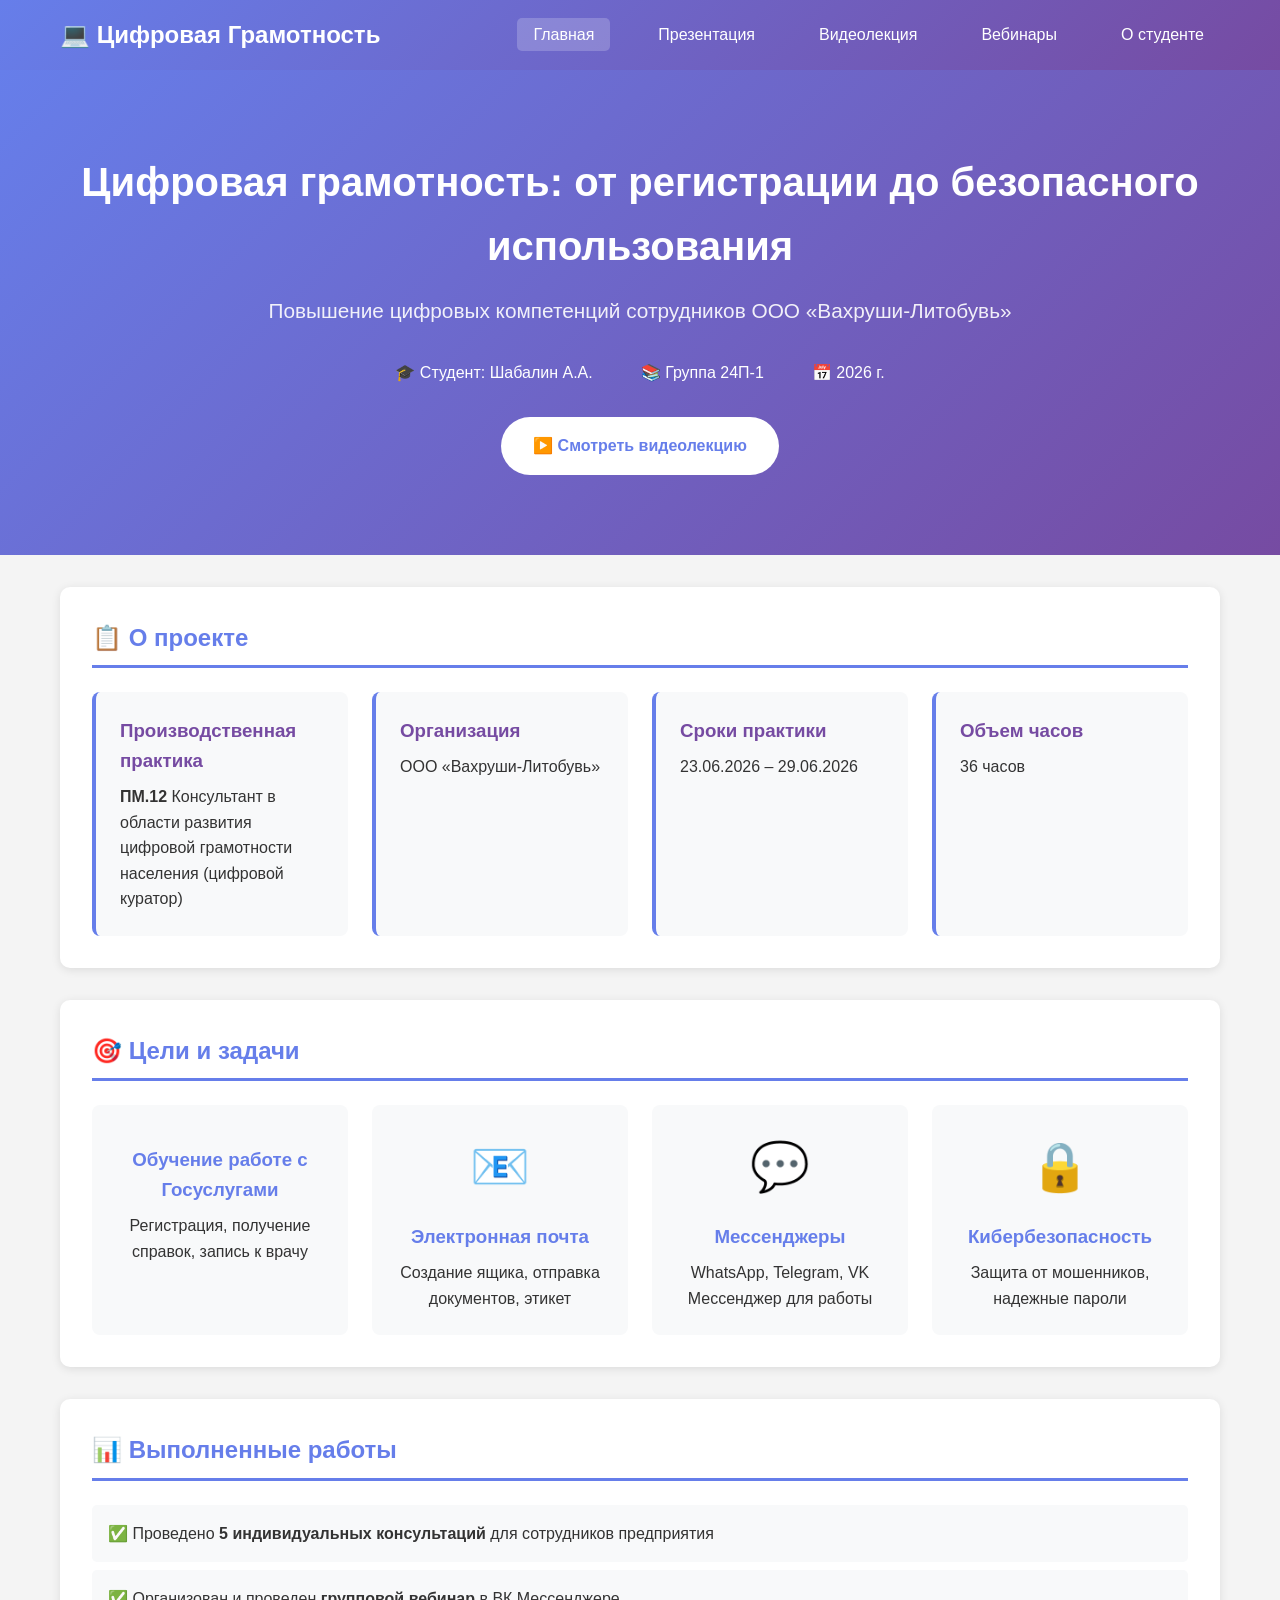
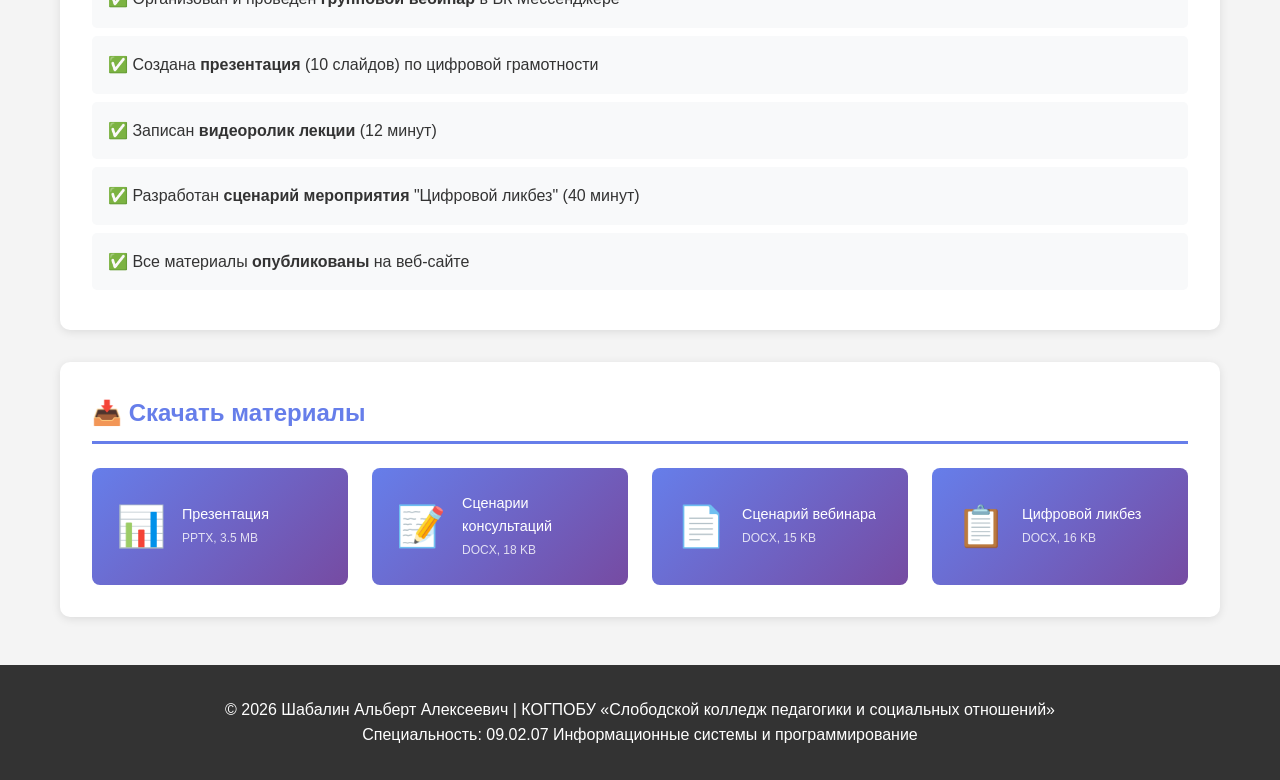
<file: index.html>
<!DOCTYPE html>
<html lang="ru">
<head>
    <meta charset="UTF-8">
    <meta name="viewport" content="width=device-width, initial-scale=1.0">
    <title>Цифровая грамотность - Вахруши-Литобувь</title>
    <link rel="stylesheet" href="css/style.css">
</head>
<body>
    <nav class="navbar">
        <div class="container">
            <div class="logo">💻 Цифровая Грамотность</div>
            <ul class="nav-links">
                <li><a href="index.html" class="active">Главная</a></li>
                <li><a href="presentation.html">Презентация</a></li>
                <li><a href="video.html">Видеолекция</a></li>
                <li><a href="webinars.html">Вебинары</a></li>
                <li><a href="about.html">О студенте</a></li>
            </ul>
        </div>
    </nav>

    <header class="hero">
        <div class="container">
            <h1>Цифровая грамотность: от регистрации до безопасного использования</h1>
            <p class="subtitle">Повышение цифровых компетенций сотрудников ООО «Вахруши-Литобувь»</p>
            <div class="hero-info">
                <span>🎓 Студент: Шабалин А.А.</span>
                <span>📚 Группа 24П-1</span>
                <span>📅 2026 г.</span>
            </div>
            <a href="video.html" class="btn-primary">▶️ Смотреть видеолекцию</a>
        </div>
    </header>

    <div class="container">
        <section class="section">
            <h2>📋 О проекте</h2>
            <div class="info-grid">
                <div class="info-card">
                    <h3>Производственная практика</h3>
                    <p><strong>ПМ.12</strong> Консультант в области развития цифровой грамотности населения (цифровой куратор)</p>
                </div>
                <div class="info-card">
                    <h3>Организация</h3>
                    <p>ООО «Вахруши-Литобувь»</p>
                </div>
                <div class="info-card">
                    <h3>Сроки практики</h3>
                    <p>23.06.2026 – 29.06.2026</p>
                </div>
                <div class="info-card">
                    <h3>Объем часов</h3>
                    <p>36 часов</p>
                </div>
            </div>
        </section>

        <section class="section">
            <h2>🎯 Цели и задачи</h2>
            <div class="goals-grid">
                <div class="goal-item">
                    <div class="goal-icon"></div>
                    <h3>Обучение работе с Госуслугами</h3>
                    <p>Регистрация, получение справок, запись к врачу</p>
                </div>
                <div class="goal-item">
                    <div class="goal-icon">📧</div>
                    <h3>Электронная почта</h3>
                    <p>Создание ящика, отправка документов, этикет</p>
                </div>
                <div class="goal-item">
                    <div class="goal-icon">💬</div>
                    <h3>Мессенджеры</h3>
                    <p>WhatsApp, Telegram, VK Мессенджер для работы</p>
                </div>
                <div class="goal-item">
                    <div class="goal-icon">🔒</div>
                    <h3>Кибербезопасность</h3>
                    <p>Защита от мошенников, надежные пароли</p>
                </div>
            </div>
        </section>

        <section class="section">
            <h2>📊 Выполненные работы</h2>
            <ul class="work-list">
                <li>✅ Проведено <strong>5 индивидуальных консультаций</strong> для сотрудников предприятия</li>
                <li>✅ Организован и проведен <strong>групповой вебинар</strong> в ВК Мессенджере</li>
                <li>✅ Создана <strong>презентация</strong> (10 слайдов) по цифровой грамотности</li>
                <li>✅ Записан <strong>видеоролик лекции</strong> (12 минут)</li>
                <li>✅ Разработан <strong>сценарий мероприятия</strong> "Цифровой ликбез" (40 минут)</li>
                <li>✅ Все материалы <strong>опубликованы</strong> на веб-сайте</li>
            </ul>
        </section>

        <section class="section">
            <h2>📥 Скачать материалы</h2>
            <div class="downloads-grid">
                <a href="презентация.pptx" class="download-btn" download>
                    <span class="icon">📊</span>
                    <span class="text">Презентация<br><small>PPTX, 3.5 MB</small></span>
                </a>
                <a href="Сценарий_консультаций.docx" class="download-btn" download>
                    <span class="icon">📝</span>
                    <span class="text">Сценарии консультаций<br><small>DOCX, 18 KB</small></span>
                </a>
                <a href="Сценарий_Вебинара.docx" class="download-btn" download>
                    <span class="icon">📄</span>
                    <span class="text">Сценарий вебинара<br><small>DOCX, 15 KB</small></span>
                </a>
                <a href="Сценарий_Цифровой_Ликбез.docx" class="download-btn" download>
                    <span class="icon">📋</span>
                    <span class="text">Цифровой ликбез<br><small>DOCX, 16 KB</small></span>
                </a>
            </div>
        </section>
    </div>

    <footer>
        <div class="container">
            <p>© 2026 Шабалин Альберт Алексеевич | КОГПОБУ «Слободской колледж педагогики и социальных отношений»</p>
            <p>Специальность: 09.02.07 Информационные системы и программирование</p>
        </div>
    </footer>
</body>
</html>
</file>
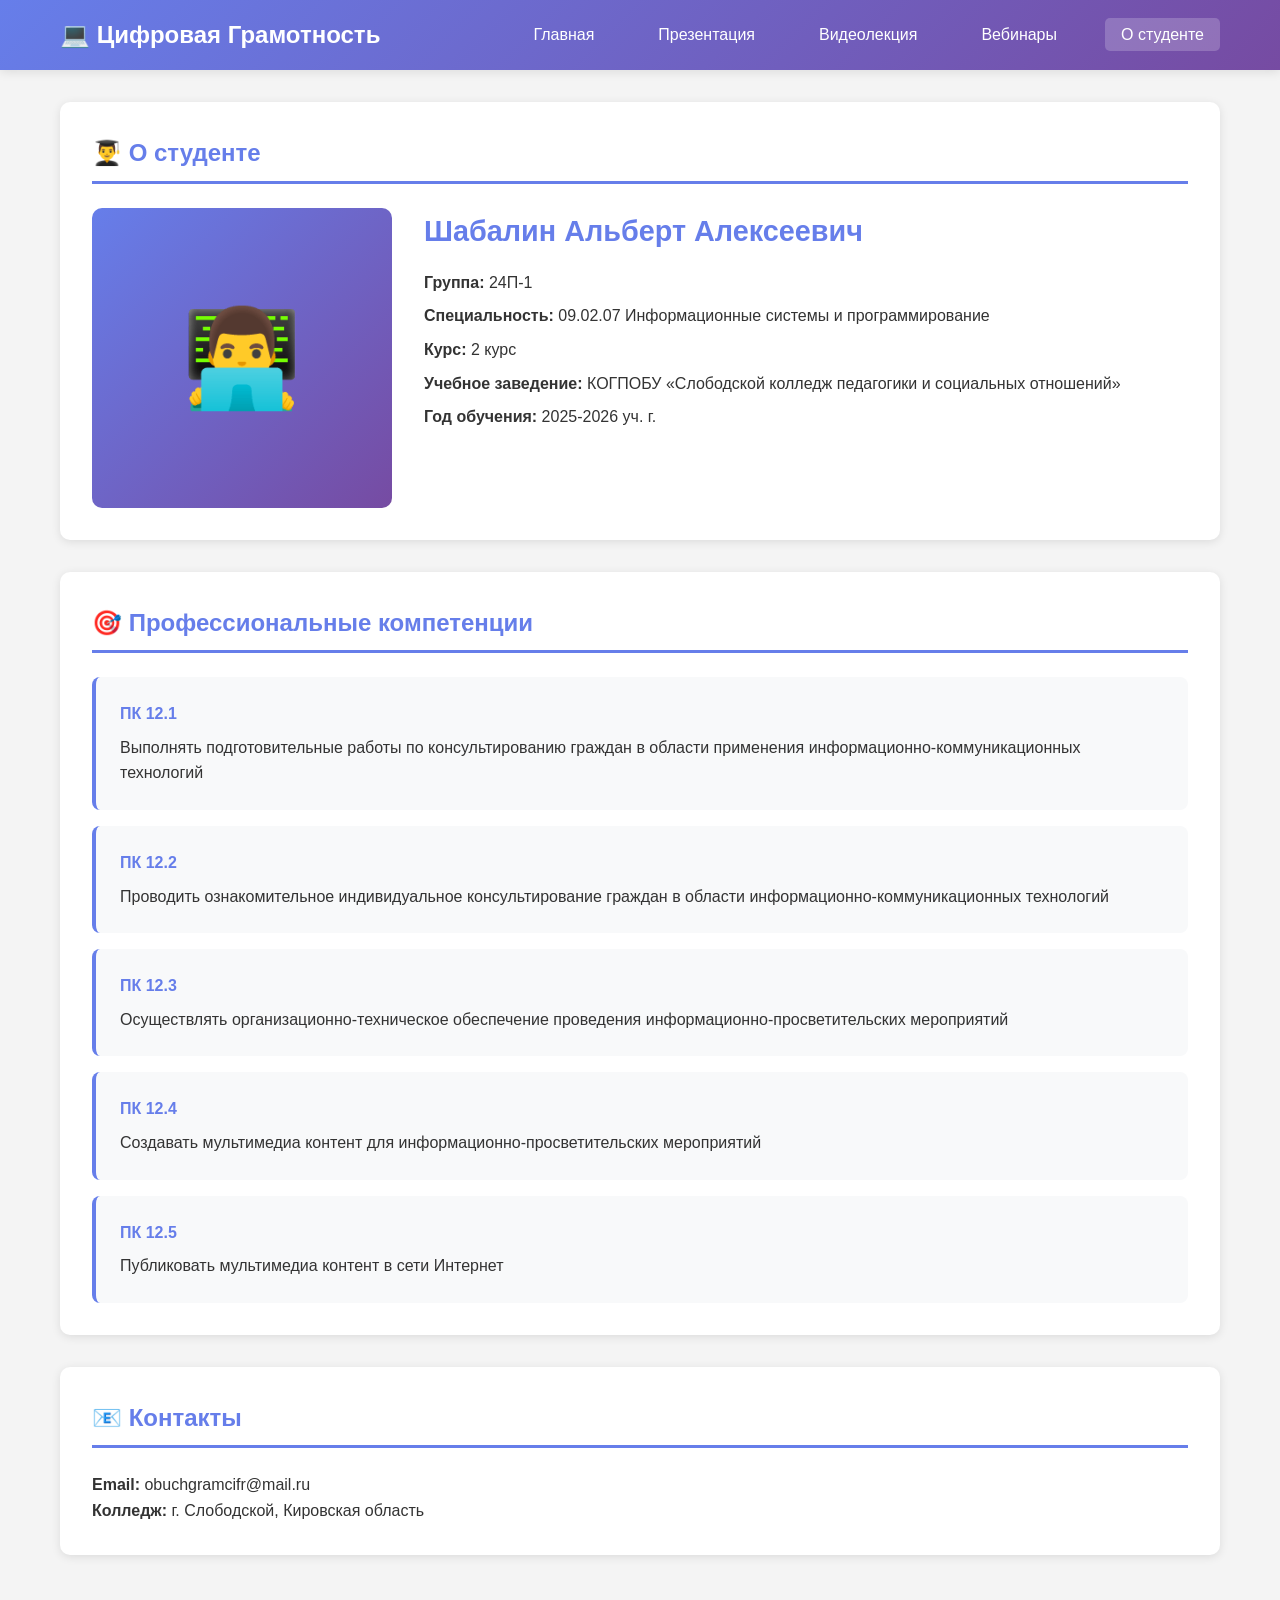
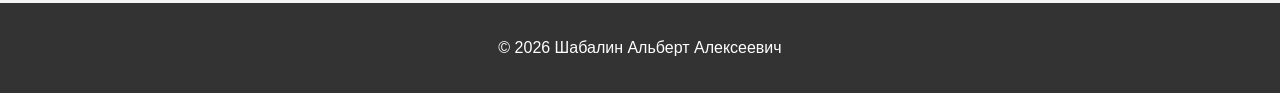
<file: about.html>
<!DOCTYPE html>
<html lang="ru">
<head>
    <meta charset="UTF-8">
    <meta name="viewport" content="width=device-width, initial-scale=1.0">
    <title>О студенте - Цифровая грамотность</title>
    <link rel="stylesheet" href="css/style.css">
</head>
<body>
    <nav class="navbar">
        <div class="container">
            <div class="logo">💻 Цифровая Грамотность</div>
            <ul class="nav-links">
                <li><a href="index.html">Главная</a></li>
                <li><a href="presentation.html">Презентация</a></li>
                <li><a href="video.html">Видеолекция</a></li>
                <li><a href="webinars.html">Вебинары</a></li>
                <li><a href="about.html" class="active">О студенте</a></li>
            </ul>
        </div>
    </nav>

    <div class="container">
        <section class="section">
            <h2>👨‍🎓 О студенте</h2>
            <div class="about-grid">
                <div class="about-photo">
                    <div class="photo-placeholder">👨‍💻</div>
                </div>
                <div class="about-info">
                    <h3>Шабалин Альберт Алексеевич</h3>
                    <p><strong>Группа:</strong> 24П-1</p>
                    <p><strong>Специальность:</strong> 09.02.07 Информационные системы и программирование</p>
                    <p><strong>Курс:</strong> 2 курс</p>
                    <p><strong>Учебное заведение:</strong> КОГПОБУ «Слободской колледж педагогики и социальных отношений»</p>
                    <p><strong>Год обучения:</strong> 2025-2026 уч. г.</p>
                </div>
            </div>
        </section>

        <section class="section">
            <h2>🎯 Профессиональные компетенции</h2>
            <div class="competencies-list">
                <div class="competency-item">
                    <h4>ПК 12.1</h4>
                    <p>Выполнять подготовительные работы по консультированию граждан в области применения информационно-коммуникационных технологий</p>
                </div>
                <div class="competency-item">
                    <h4>ПК 12.2</h4>
                    <p>Проводить ознакомительное индивидуальное консультирование граждан в области информационно-коммуникационных технологий</p>
                </div>
                <div class="competency-item">
                    <h4>ПК 12.3</h4>
                    <p>Осуществлять организационно-техническое обеспечение проведения информационно-просветительских мероприятий</p>
                </div>
                <div class="competency-item">
                    <h4>ПК 12.4</h4>
                    <p>Создавать мультимедиа контент для информационно-просветительских мероприятий</p>
                </div>
                <div class="competency-item">
                    <h4>ПК 12.5</h4>
                    <p>Публиковать мультимедиа контент в сети Интернет</p>
                </div>
            </div>
        </section>

        <section class="section">
            <h2>📧 Контакты</h2>
            <div class="contact-info">
                <p><strong>Email:</strong> obuchgramcifr@mail.ru</p>
                <p><strong>Колледж:</strong> г. Слободской, Кировская область</p>
            </div>
        </section>
    </div>

    <footer>
        <div class="container">
            <p>© 2026 Шабалин Альберт Алексеевич</p>
        </div>
    </footer>
</body>
</html>
</file>
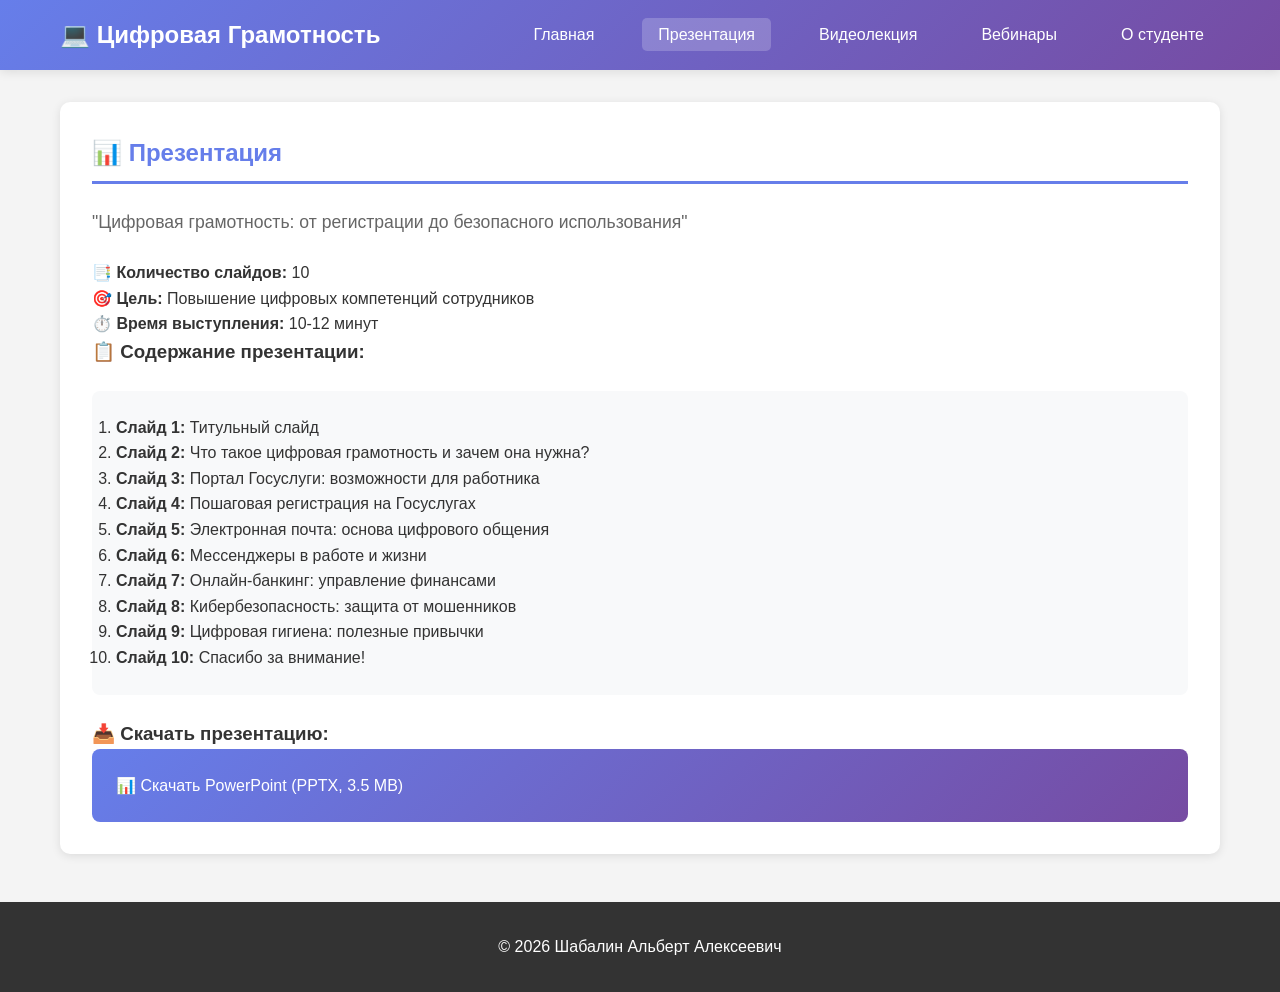
<file: presentation.html>
<!DOCTYPE html>
<html lang="ru">
<head>
    <meta charset="UTF-8">
    <meta name="viewport" content="width=device-width, initial-scale=1.0">
    <title>Презентация - Цифровая грамотность</title>
    <link rel="stylesheet" href="css/style.css">
</head>
<body>
    <nav class="navbar">
        <div class="container">
            <div class="logo">💻 Цифровая Грамотность</div>
            <ul class="nav-links">
                <li><a href="index.html">Главная</a></li>
                <li><a href="presentation.html" class="active">Презентация</a></li>
                <li><a href="video.html">Видеолекция</a></li>
                <li><a href="webinars.html">Вебинары</a></li>
                <li><a href="about.html">О студенте</a></li>
            </ul>
        </div>
    </nav>

    <div class="container">
        <section class="section">
            <h2>📊 Презентация</h2>
            <p class="section-desc">"Цифровая грамотность: от регистрации до безопасного использования"</p>
            
            <div class="presentation-info">
                <div class="info-item">
                    <strong>📑 Количество слайдов:</strong> 10
                </div>
                <div class="info-item">
                    <strong>🎯 Цель:</strong> Повышение цифровых компетенций сотрудников
                </div>
                <div class="info-item">
                    <strong>⏱️ Время выступления:</strong> 10-12 минут
                </div>
            </div>

            <h3>📋 Содержание презентации:</h3>
            <ol class="slides-list">
                <li><strong>Слайд 1:</strong> Титульный слайд</li>
                <li><strong>Слайд 2:</strong> Что такое цифровая грамотность и зачем она нужна?</li>
                <li><strong>Слайд 3:</strong> Портал Госуслуги: возможности для работника</li>
                <li><strong>Слайд 4:</strong> Пошаговая регистрация на Госуслугах</li>
                <li><strong>Слайд 5:</strong> Электронная почта: основа цифрового общения</li>
                <li><strong>Слайд 6:</strong> Мессенджеры в работе и жизни</li>
                <li><strong>Слайд 7:</strong> Онлайн-банкинг: управление финансами</li>
                <li><strong>Слайд 8:</strong> Кибербезопасность: защита от мошенников</li>
                <li><strong>Слайд 9:</strong> Цифровая гигиена: полезные привычки</li>
                <li><strong>Слайд 10:</strong> Спасибо за внимание!</li>
            </ol>

            <div class="download-section">
                <h3>📥 Скачать презентацию:</h3>
                <a href="презентация.pptx" class="download-btn" download>
                    📊 Скачать PowerPoint (PPTX, 3.5 MB)
                </a>
            </div>
        </section>
    </div>

    <footer>
        <div class="container">
            <p>© 2026 Шабалин Альберт Алексеевич</p>
        </div>
    </footer>
</body>
</html>
</file>
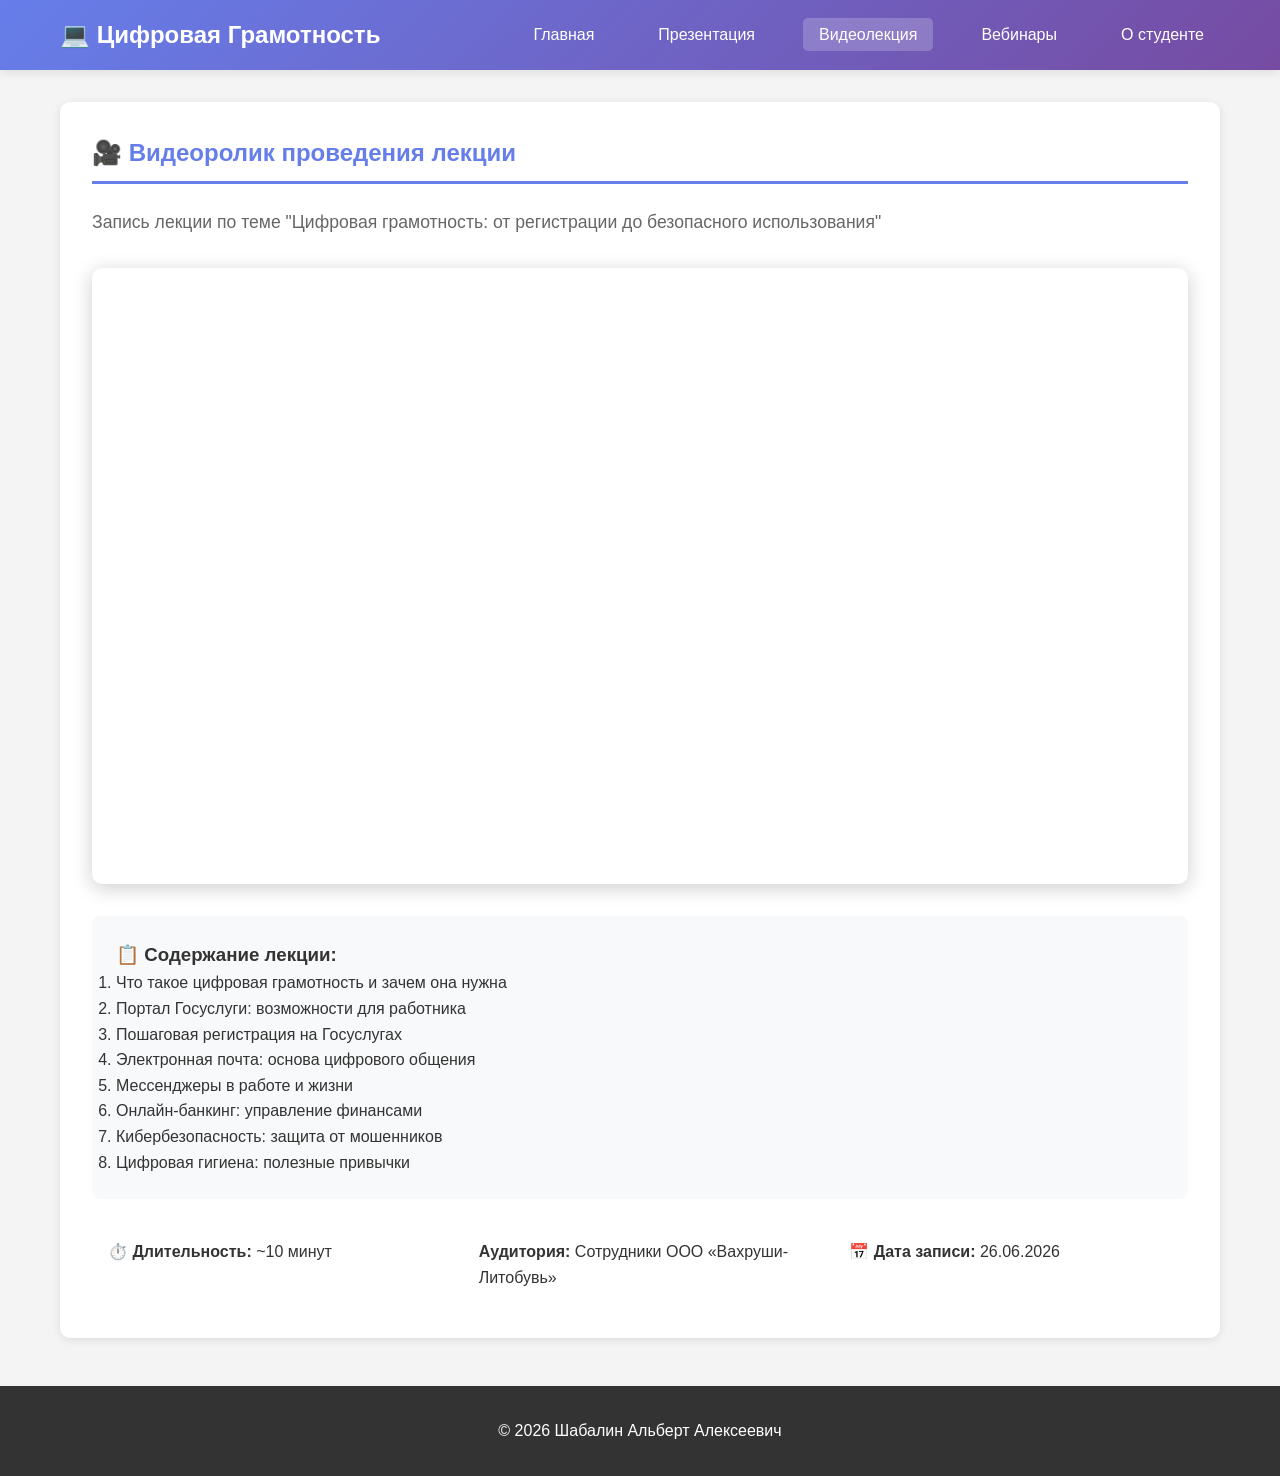
<file: video.html>
<!DOCTYPE html>
<html lang="ru">
<head>
    <meta charset="UTF-8">
    <meta name="viewport" content="width=device-width, initial-scale=1.0">
    <title>Видеолекция - Цифровая грамотность</title>
    <link rel="stylesheet" href="css/style.css">
</head>
<body>
    <nav class="navbar">
        <div class="container">
            <div class="logo">💻 Цифровая Грамотность</div>
            <ul class="nav-links">
                <li><a href="index.html">Главная</a></li>
                <li><a href="presentation.html">Презентация</a></li>
                <li><a href="video.html" class="active">Видеолекция</a></li>
                <li><a href="webinars.html">Вебинары</a></li>
                <li><a href="about.html">О студенте</a></li>
            </ul>
        </div>
    </nav>

    <div class="container">
        <section class="section">
            <h2>🎥 Видеоролик проведения лекции</h2>
            <p class="section-desc">Запись лекции по теме "Цифровая грамотность: от регистрации до безопасного использования"</p>
            
            <div class="video-wrapper">
                <iframe src="https://vkvideo.ru/video_ext.php?oid=-239873907&id=456239017&hash=988bb773675e33b0&hd=3" width="1280" height="720" allow="autoplay; encrypted-media; fullscreen; picture-in-picture; screen-wake-lock;" frameborder="0" allowfullscreen></iframe>

            </div>

            <div class="video-info">
                <h3>📋 Содержание лекции:</h3>
                <ol>
                    <li>Что такое цифровая грамотность и зачем она нужна</li>
                    <li>Портал Госуслуги: возможности для работника</li>
                    <li>Пошаговая регистрация на Госуслугах</li>
                    <li>Электронная почта: основа цифрового общения</li>
                    <li>Мессенджеры в работе и жизни</li>
                    <li>Онлайн-банкинг: управление финансами</li>
                    <li>Кибербезопасность: защита от мошенников</li>
                    <li>Цифровая гигиена: полезные привычки</li>
                </ol>
            </div>

            <div class="video-details">
                <div class="detail-item">
                    <strong>⏱️ Длительность:</strong> ~10 минут
                </div>
                <div class="detail-item">
                    <strong> Аудитория:</strong> Сотрудники ООО «Вахруши-Литобувь»
                </div>
                <div class="detail-item">
                    <strong>📅 Дата записи:</strong> 26.06.2026
                </div>
            </div>
        </section>
    </div>

    <footer>
        <div class="container">
            <p>© 2026 Шабалин Альберт Алексеевич</p>
        </div>
    </footer>
</body>
</html>
</file>
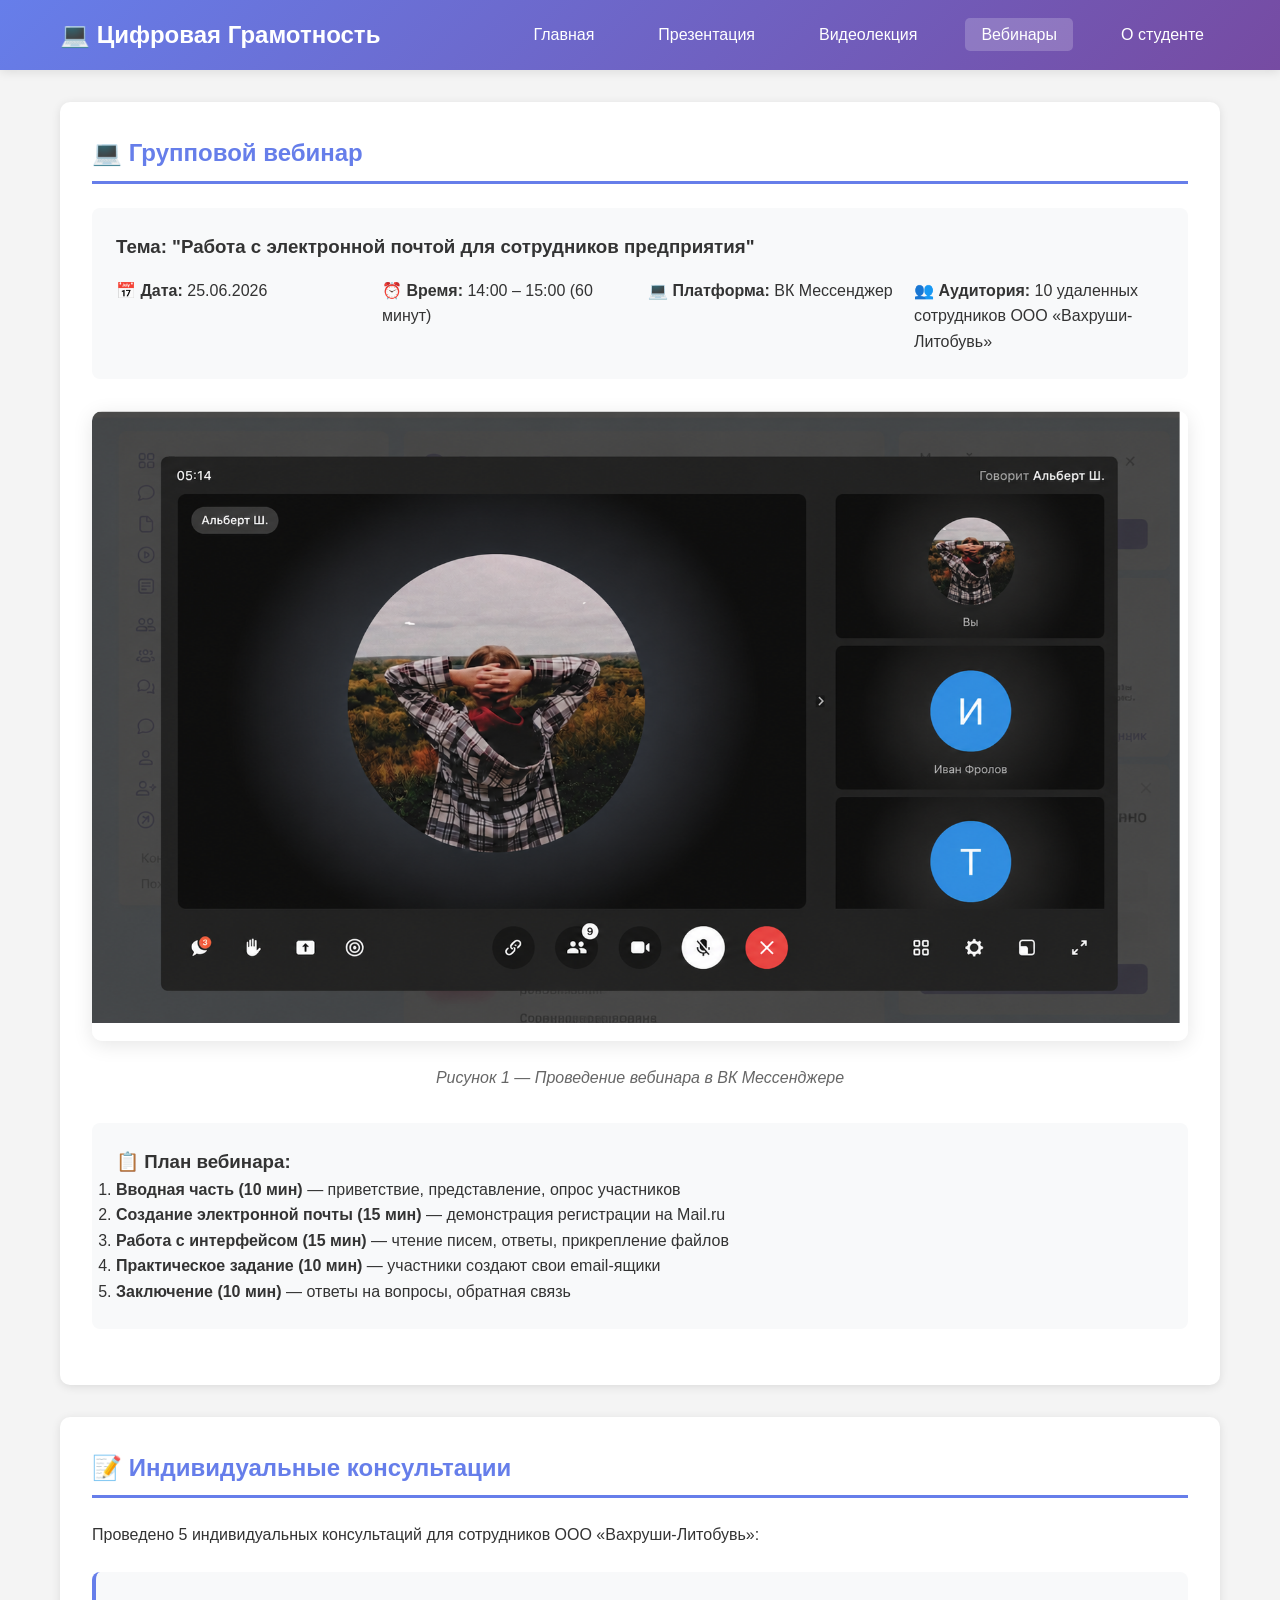
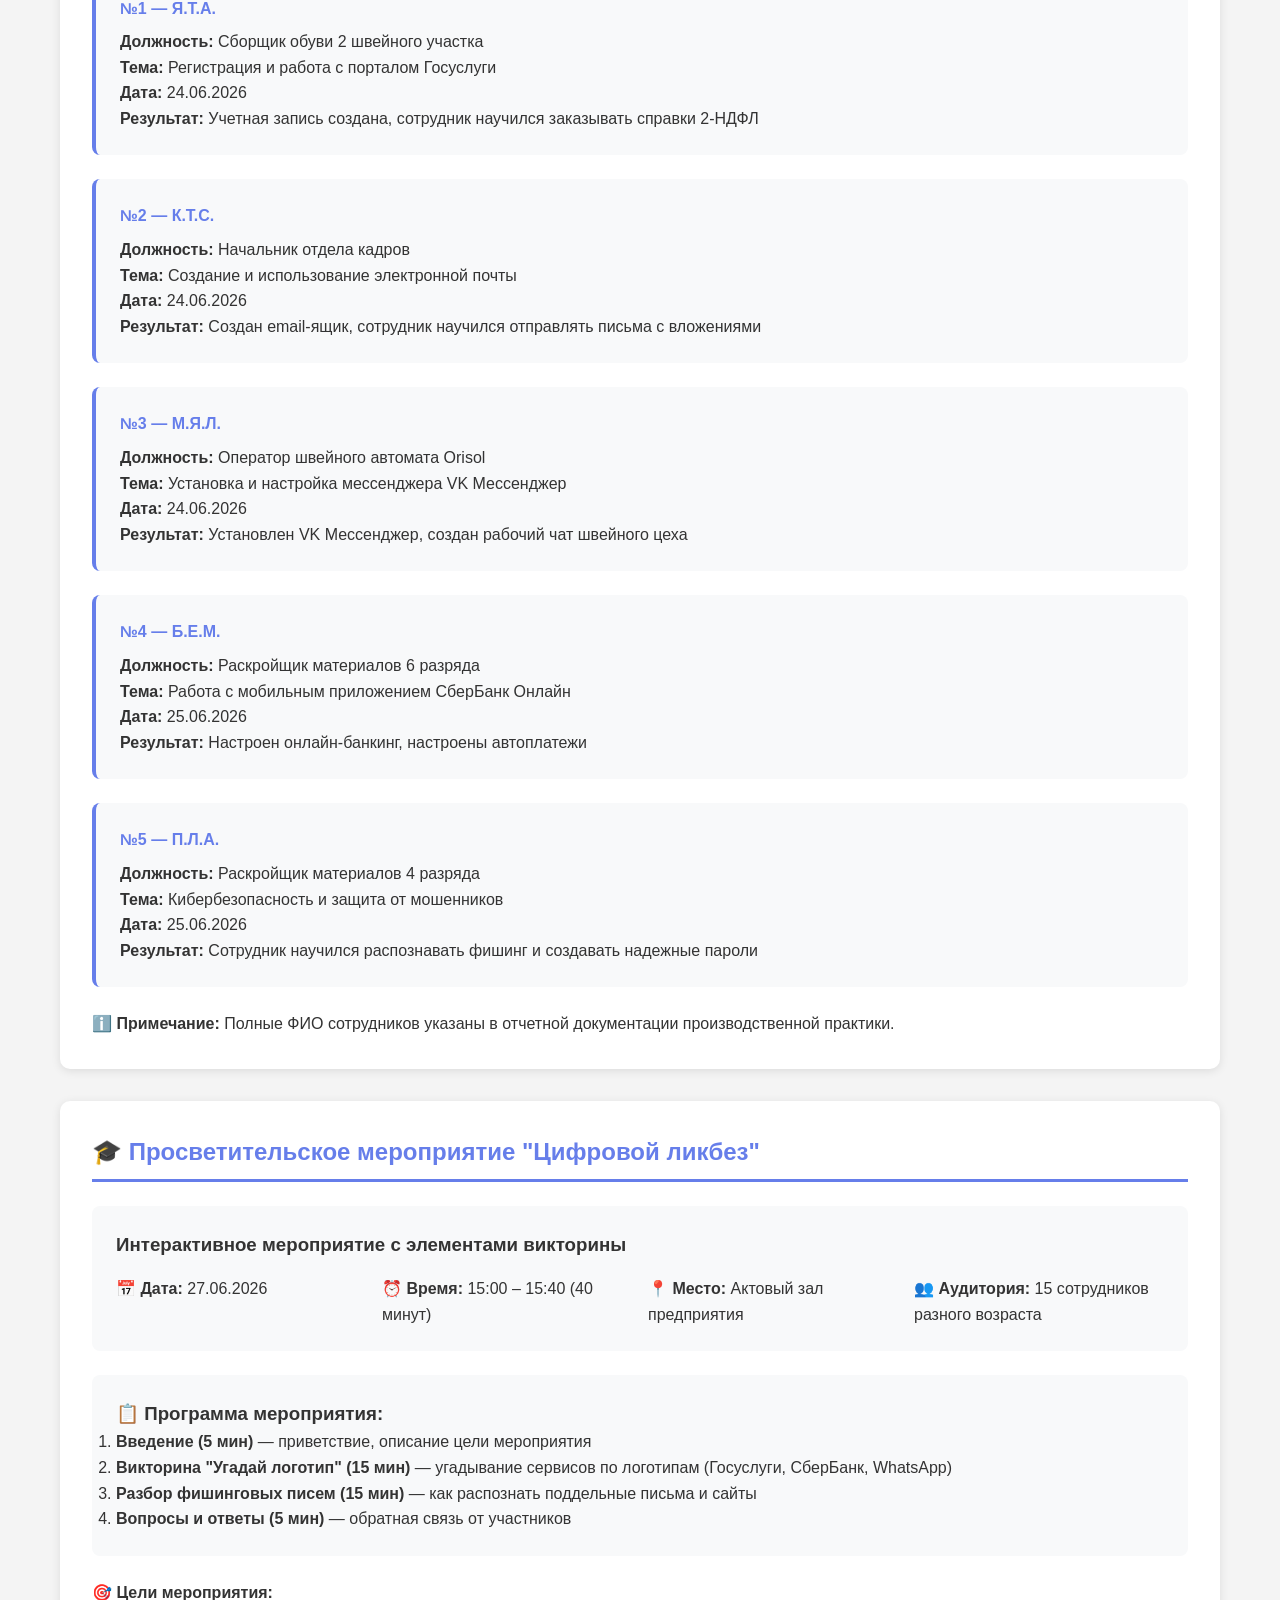
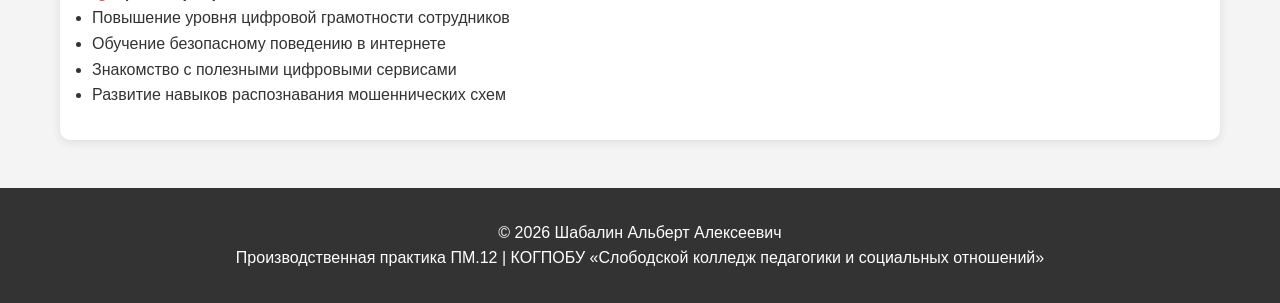
<file: webinars.html>
<!DOCTYPE html>
<html lang="ru">
<head>
    <meta charset="UTF-8">
    <meta name="viewport" content="width=device-width, initial-scale=1.0">
    <title>Вебинары - Цифровая грамотность</title>
    <link rel="stylesheet" href="css/style.css">
</head>
<body>
    <nav class="navbar">
        <div class="container">
            <div class="logo">💻 Цифровая Грамотность</div>
            <ul class="nav-links">
                <li><a href="index.html">Главная</a></li>
                <li><a href="presentation.html">Презентация</a></li>
                <li><a href="video.html">Видеолекция</a></li>
                <li><a href="webinars.html" class="active">Вебинары</a></li>
                <li><a href="about.html">О студенте</a></li>
            </ul>
        </div>
    </nav>

    <div class="container">
        <section class="section">
            <h2>💻 Групповой вебинар</h2>
            <div class="webinar-info">
                <h3>Тема: "Работа с электронной почтой для сотрудников предприятия"</h3>
                <div class="webinar-details">
                    <p><strong>📅 Дата:</strong> 25.06.2026</p>
                    <p><strong>⏰ Время:</strong> 14:00 – 15:00 (60 минут)</p>
                    <p><strong>💻 Платформа:</strong> ВК Мессенджер</p>
                    <p><strong>👥 Аудитория:</strong> 10 удаленных сотрудников ООО «Вахруши-Литобувь»</p>
                </div>
            </div>

            <div class="screenshot-gallery">
                <figure>
                    <img src="вебинар.png" alt="Вебинар в ВК Мессенджере">
                    <figcaption>Рисунок 1 — Проведение вебинара в ВК Мессенджере</figcaption>
                </figure>
            </div>

            <div class="webinar-plan">
                <h3>📋 План вебинара:</h3>
                <ol>
                    <li><strong>Вводная часть (10 мин)</strong> — приветствие, представление, опрос участников</li>
                    <li><strong>Создание электронной почты (15 мин)</strong> — демонстрация регистрации на Mail.ru</li>
                    <li><strong>Работа с интерфейсом (15 мин)</strong> — чтение писем, ответы, прикрепление файлов</li>
                    <li><strong>Практическое задание (10 мин)</strong> — участники создают свои email-ящики</li>
                    <li><strong>Заключение (10 мин)</strong> — ответы на вопросы, обратная связь</li>
                </ol>
            </div>
        </section>

        <section class="section">
            <h2>📝 Индивидуальные консультации</h2>
            <p>Проведено 5 индивидуальных консультаций для сотрудников ООО «Вахруши-Литобувь»:</p>
            
            <div class="consultations-list">
                <div class="consultation-item">
                    <h4>№1 — Я.Т.А.</h4>
                    <p><strong>Должность:</strong> Сборщик обуви 2 швейного участка</p>
                    <p><strong>Тема:</strong> Регистрация и работа с порталом Госуслуги</p>
                    <p><strong>Дата:</strong> 24.06.2026</p>
                    <p><strong>Результат:</strong> Учетная запись создана, сотрудник научился заказывать справки 2-НДФЛ</p>
                </div>
                
                <div class="consultation-item">
                    <h4>№2 — К.Т.С.</h4>
                    <p><strong>Должность:</strong> Начальник отдела кадров</p>
                    <p><strong>Тема:</strong> Создание и использование электронной почты</p>
                    <p><strong>Дата:</strong> 24.06.2026</p>
                    <p><strong>Результат:</strong> Создан email-ящик, сотрудник научился отправлять письма с вложениями</p>
                </div>
                
                <div class="consultation-item">
                    <h4>№3 — М.Я.Л.</h4>
                    <p><strong>Должность:</strong> Оператор швейного автомата Orisol</p>
                    <p><strong>Тема:</strong> Установка и настройка мессенджера VK Мессенджер</p>
                    <p><strong>Дата:</strong> 24.06.2026</p>
                    <p><strong>Результат:</strong> Установлен VK Мессенджер, создан рабочий чат швейного цеха</p>
                </div>
                
                <div class="consultation-item">
                    <h4>№4 — Б.Е.М.</h4>
                    <p><strong>Должность:</strong> Раскройщик материалов 6 разряда</p>
                    <p><strong>Тема:</strong> Работа с мобильным приложением СберБанк Онлайн</p>
                    <p><strong>Дата:</strong> 25.06.2026</p>
                    <p><strong>Результат:</strong> Настроен онлайн-банкинг, настроены автоплатежи</p>
                </div>
                
                <div class="consultation-item">
                    <h4>№5 — П.Л.А.</h4>
                    <p><strong>Должность:</strong> Раскройщик материалов 4 разряда</p>
                    <p><strong>Тема:</strong> Кибербезопасность и защита от мошенников</p>
                    <p><strong>Дата:</strong> 25.06.2026</p>
                    <p><strong>Результат:</strong> Сотрудник научился распознавать фишинг и создавать надежные пароли</p>
                </div>
            </div>

            <div class="info-box">
                <p><strong>ℹ️ Примечание:</strong> Полные ФИО сотрудников указаны в отчетной документации производственной практики.</p>
            </div>
        </section>

        <section class="section">
            <h2>🎓 Просветительское мероприятие "Цифровой ликбез"</h2>
            <div class="webinar-info">
                <h3>Интерактивное мероприятие с элементами викторины</h3>
                <div class="webinar-details">
                    <p><strong>📅 Дата:</strong> 27.06.2026</p>
                    <p><strong>⏰ Время:</strong> 15:00 – 15:40 (40 минут)</p>
                    <p><strong>📍 Место:</strong> Актовый зал предприятия</p>
                    <p><strong>👥 Аудитория:</strong> 15 сотрудников разного возраста</p>
                </div>
            </div>

            <div class="webinar-plan">
                <h3>📋 Программа мероприятия:</h3>
                <ol>
                    <li><strong>Введение (5 мин)</strong> — приветствие, описание цели мероприятия</li>
                    <li><strong>Викторина "Угадай логотип" (15 мин)</strong> — угадывание сервисов по логотипам (Госуслуги, СберБанк, WhatsApp)</li>
                    <li><strong>Разбор фишинговых писем (15 мин)</strong> — как распознать поддельные письма и сайты</li>
                    <li><strong>Вопросы и ответы (5 мин)</strong> — обратная связь от участников</li>
                </ol>
            </div>

            <div class="info-box">
                <h4>🎯 Цели мероприятия:</h4>
                <ul>
                    <li>Повышение уровня цифровой грамотности сотрудников</li>
                    <li>Обучение безопасному поведению в интернете</li>
                    <li>Знакомство с полезными цифровыми сервисами</li>
                    <li>Развитие навыков распознавания мошеннических схем</li>
                </ul>
            </div>
        </section>
    </div>

    <footer>
        <div class="container">
            <p>© 2026 Шабалин Альберт Алексеевич</p>
            <p>Производственная практика ПМ.12 | КОГПОБУ «Слободской колледж педагогики и социальных отношений»</p>
        </div>
    </footer>
</body>
</html>
</file>
<file: css/style.css>
* {
    margin: 0;
    padding: 0;
    box-sizing: border-box;
}

body {
    font-family: 'Segoe UI', Tahoma, Geneva, Verdana, sans-serif;
    line-height: 1.6;
    color: #333;
    background: #f4f4f4;
}

.container {
    max-width: 1200px;
    margin: 0 auto;
    padding: 0 20px;
}

/* Navigation */
.navbar {
    background: linear-gradient(135deg, #667eea 0%, #764ba2 100%);
    color: white;
    padding: 1rem 0;
    box-shadow: 0 2px 10px rgba(0,0,0,0.1);
}

.navbar .container {
    display: flex;
    justify-content: space-between;
    align-items: center;
}

.logo {
    font-size: 1.5rem;
    font-weight: bold;
}

.nav-links {
    list-style: none;
    display: flex;
    gap: 2rem;
}

.nav-links a {
    color: white;
    text-decoration: none;
    padding: 0.5rem 1rem;
    border-radius: 5px;
    transition: background 0.3s;
}

.nav-links a:hover,
.nav-links a.active {
    background: rgba(255,255,255,0.2);
}

/* Hero Section */
.hero {
    background: linear-gradient(135deg, #667eea 0%, #764ba2 100%);
    color: white;
    padding: 80px 20px;
    text-align: center;
}

.hero h1 {
    font-size: 2.5rem;
    margin-bottom: 1rem;
}

.subtitle {
    font-size: 1.3rem;
    margin-bottom: 2rem;
    opacity: 0.9;
}

.hero-info {
    display: flex;
    justify-content: center;
    gap: 3rem;
    margin-bottom: 2rem;
    flex-wrap: wrap;
}

.btn-primary {
    display: inline-block;
    background: white;
    color: #667eea;
    padding: 1rem 2rem;
    text-decoration: none;
    border-radius: 50px;
    font-weight: bold;
    transition: transform 0.3s;
}

.btn-primary:hover {
    transform: translateY(-3px);
}

/* Sections */
.section {
    background: white;
    margin: 2rem 0;
    padding: 2rem;
    border-radius: 10px;
    box-shadow: 0 2px 10px rgba(0,0,0,0.1);
}

.section h2 {
    color: #667eea;
    margin-bottom: 1.5rem;
    border-bottom: 3px solid #667eea;
    padding-bottom: 0.5rem;
}

.section-desc {
    font-size: 1.1rem;
    color: #666;
    margin-bottom: 1.5rem;
}

/* Info Grid */
.info-grid {
    display: grid;
    grid-template-columns: repeat(auto-fit, minmax(250px, 1fr));
    gap: 1.5rem;
}

.info-card {
    background: #f8f9fa;
    padding: 1.5rem;
    border-radius: 8px;
    border-left: 4px solid #667eea;
}

.info-card h3 {
    color: #764ba2;
    margin-bottom: 0.5rem;
}

/* Goals Grid */
.goals-grid {
    display: grid;
    grid-template-columns: repeat(auto-fit, minmax(250px, 1fr));
    gap: 1.5rem;
}

.goal-item {
    text-align: center;
    padding: 1.5rem;
    background: #f8f9fa;
    border-radius: 8px;
    transition: transform 0.3s;
}

.goal-item:hover {
    transform: translateY(-5px);
}

.goal-icon {
    font-size: 3rem;
    margin-bottom: 1rem;
}

.goal-item h3 {
    color: #667eea;
    margin-bottom: 0.5rem;
}

/* Work List */
.work-list {
    list-style: none;
}

.work-list li {
    padding: 1rem;
    margin-bottom: 0.5rem;
    background: #f8f9fa;
    border-radius: 5px;
}

/* Downloads */
.downloads-grid {
    display: grid;
    grid-template-columns: repeat(auto-fit, minmax(250px, 1fr));
    gap: 1.5rem;
}

.download-btn {
    display: flex;
    align-items: center;
    gap: 1rem;
    background: linear-gradient(135deg, #667eea 0%, #764ba2 100%);
    color: white;
    padding: 1.5rem;
    text-decoration: none;
    border-radius: 8px;
    transition: transform 0.3s;
}

.download-btn:hover {
    transform: translateY(-3px);
}

.download-btn .icon {
    font-size: 2.5rem;
}

.download-btn .text {
    font-size: 0.9rem;
}

.download-btn .text small {
    opacity: 0.8;
}

/* Video */
.video-wrapper {
    position: relative;
    padding-bottom: 56.25%;
    height: 0;
    overflow: hidden;
    margin: 2rem 0;
    border-radius: 10px;
    box-shadow: 0 4px 20px rgba(0,0,0,0.2);
}

.video-wrapper iframe {
    position: absolute;
    top: 0;
    left: 0;
    width: 100%;
    height: 100%;
}

.video-info,
.webinar-plan,
.slides-list {
    background: #f8f9fa;
    padding: 1.5rem;
    border-radius: 8px;
    margin: 1.5rem 0;
}

.video-details {
    display: grid;
    grid-template-columns: repeat(auto-fit, minmax(200px, 1fr));
    gap: 1rem;
    margin-top: 1.5rem;
}

.detail-item {
    background: white;
    padding: 1rem;
    border-radius: 5px;
}

/* About */
.about-grid {
    display: grid;
    grid-template-columns: 300px 1fr;
    gap: 2rem;
    align-items: start;
}

.about-photo .photo-placeholder {
    width: 100%;
    height: 300px;
    background: linear-gradient(135deg, #667eea 0%, #764ba2 100%);
    border-radius: 10px;
    display: flex;
    align-items: center;
    justify-content: center;
    font-size: 6rem;
}

.about-info h3 {
    color: #667eea;
    margin-bottom: 1rem;
    font-size: 1.8rem;
}

.about-info p {
    margin-bottom: 0.5rem;
}

.supervisors-grid {
    display: grid;
    grid-template-columns: repeat(auto-fit, minmax(300px, 1fr));
    gap: 1.5rem;
}

.supervisor-card {
    background: #f8f9fa;
    padding: 1.5rem;
    border-radius: 8px;
    border-left: 4px solid #667eea;
}

.supervisor-card h3 {
    color: #764ba2;
    margin-bottom: 1rem;
}

/* Competencies */
.competencies-list {
    display: grid;
    gap: 1rem;
}

.competency-item {
    background: #f8f9fa;
    padding: 1.5rem;
    border-radius: 8px;
    border-left: 4px solid #667eea;
}

.competency-item h4 {
    color: #667eea;
    margin-bottom: 0.5rem;
}

/* Webinars */
.webinar-info {
    background: #f8f9fa;
    padding: 1.5rem;
    border-radius: 8px;
    margin-bottom: 1.5rem;
}

.webinar-details {
    display: grid;
    grid-template-columns: repeat(auto-fit, minmax(250px, 1fr));
    gap: 1rem;
    margin-top: 1rem;
}

.screenshot-gallery {
    margin: 2rem 0;
}

.screenshot-gallery figure {
    text-align: center;
}

.screenshot-gallery img {
    max-width: 100%;
    border-radius: 10px;
    box-shadow: 0 4px 20px rgba(0,0,0,0.1);
}

.screenshot-gallery figcaption {
    margin-top: 1rem;
    color: #666;
    font-style: italic;
}

.consultations-list {
    display: grid;
    gap: 1.5rem;
    margin: 1.5rem 0;
}

.consultation-item {
    background: #f8f9fa;
    padding: 1.5rem;
    border-radius: 8px;
    border-left: 4px solid #667eea;
}

.consultation-item h4 {
    color: #667eea;
    margin-bottom: 0.5rem;
}

/* Footer */
footer {
    background: #333;
    color: white;
    text-align: center;
    padding: 2rem 0;
    margin-top: 3rem;
}

/* Responsive */
@media (max-width: 768px) {
    .nav-links {
        flex-direction: column;
        gap: 0.5rem;
    }
    
    .hero h1 {
        font-size: 1.8rem;
    }
    
    .about-grid {
        grid-template-columns: 1fr;
    }
    
    .hero-info {
        flex-direction: column;
        gap: 1rem;
    }
}
</file>
